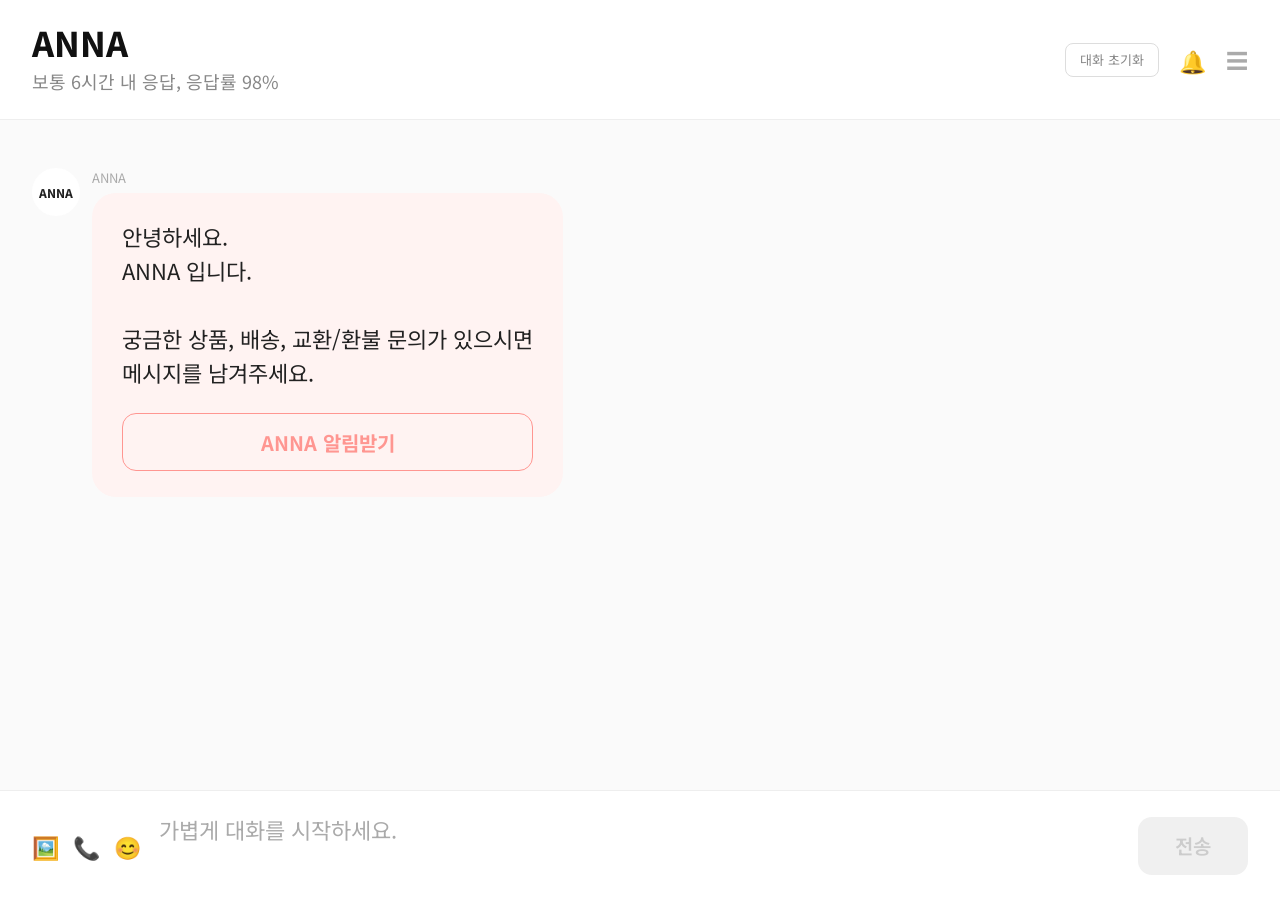
<file: chat.html>
<!DOCTYPE html>
<html lang="ko">
<head>
    <meta charset="UTF-8">
    <meta name="viewport" content="width=device-width, initial-scale=1.0">
    <title>ANNA</title>
    <link rel="shortcut icon" href="favicon.png" type="image/png">
    <link rel="icon" type="image/png" sizes="32x32" href="favicon.png">
    <link rel="apple-touch-icon" href="favicon.png">
    <link href="https://fonts.googleapis.com/css2?family=Noto+Sans+KR:wght@400;600;700;800&display=swap" rel="stylesheet">
    <style>
        *, *::before, *::after { box-sizing: border-box; margin: 0; padding: 0; }

        html, body {
            width: 100%;
            height: 100vh;
            overflow: hidden;
            background: #ffffff;
            font-family: "Noto Sans KR", sans-serif;
            color: #222222;
        }

        .chat-page {
            width: 100%;
            height: 100vh;
            display: flex;
            flex-direction: column;
            background: #ffffff;
        }

        /* 헤더 */
        .chat-header {
            height: 120px;
            background: #ffffff;
            border-bottom: 1px solid #eeeeee;
            padding: 24px 32px;
            display: flex;
            align-items: center;
            justify-content: space-between;
            flex-shrink: 0;
        }

        .chat-header-left {
            display: flex;
            flex-direction: column;
            gap: 0;
        }

        .chat-brand {
            color: #111111;
            font-size: 34px;
            font-weight: 800;
            margin-bottom: 8px;
            line-height: 1;
        }

        .chat-response-info {
            color: #888888;
            font-size: 18px;
            font-weight: 400;
        }

        .chat-header-icons {
            display: flex;
            align-items: center;
            gap: 20px;
        }

        .chat-header-icons span {
            color: #aaaaaa;
            font-size: 22px;
            cursor: pointer;
            user-select: none;
        }

        .chat-header-icons span:hover {
            color: #111111;
        }

        .btn-reset-chat {
            height: 34px;
            padding: 0 14px;
            border-radius: 8px;
            border: 1px solid #dddddd;
            background: transparent;
            color: #888888;
            font-size: 13px;
            font-family: "Noto Sans KR", sans-serif;
            cursor: pointer;
            white-space: nowrap;
        }

        .btn-reset-chat:hover {
            border-color: #999999;
            color: #111111;
        }

        /* 채팅 메시지 영역 */
        .chat-body {
            flex: 1;
            overflow-y: auto;
            padding: 48px 32px 32px;
            display: flex;
            flex-direction: column;
            gap: 14px;
            background: #fafafa;
        }

        .chat-body::-webkit-scrollbar {
            width: 4px;
        }

        .chat-body::-webkit-scrollbar-track {
            background: transparent;
        }

        .chat-body::-webkit-scrollbar-thumb {
            background: #dddddd;
            border-radius: 2px;
        }

        /* 봇 메시지 행 */
        .msg-row-bot {
            display: flex;
            align-items: flex-start;
            gap: 12px;
        }

        /* 봇 프로필 */
        .bot-profile {
            width: 48px;
            height: 48px;
            border-radius: 50%;
            background: #ffffff;
            color: #222222;
            font-size: 12px;
            font-weight: 800;
            display: flex;
            align-items: center;
            justify-content: center;
            flex-shrink: 0;
        }

        .bot-info {
            display: flex;
            flex-direction: column;
            gap: 6px;
        }

        .bot-name {
            font-size: 13px;
            color: #aaaaaa;
            font-weight: 400;
        }

        /* 봇 말풍선 */
        .bubble-bot {
            max-width: 520px;
            background: #fff3f2;
            color: #222222;
            border-radius: 22px 22px 22px 4px;
            padding: 16px 20px;
            font-size: 18px;
            line-height: 1.5;
            word-break: keep-all;
        }

        /* 초기 봇 말풍선 (더 큰 패딩) */
        .bubble-bot-welcome {
            max-width: 520px;
            background: #fff3f2;
            color: #222222;
            border-radius: 24px;
            padding: 26px 30px;
            font-size: 22px;
            line-height: 1.55;
            word-break: keep-all;
        }

        /* 알림받기 버튼 */
        .btn-notify {
            width: 100%;
            height: 58px;
            margin-top: 24px;
            border-radius: 14px;
            border: 1px solid #ff9691;
            background: transparent;
            color: #ff9691;
            font-size: 20px;
            font-weight: 700;
            font-family: "Noto Sans KR", sans-serif;
            cursor: pointer;
            display: block;
        }

        .btn-notify:hover {
            background: rgba(255, 150, 145, 0.08);
        }

        /* 사용자 메시지 행 */
        .msg-row-user {
            display: flex;
            justify-content: flex-end;
        }

        /* 사용자 말풍선 */
        .bubble-user {
            max-width: 520px;
            background: #ff9691;
            color: #ffffff;
            border-radius: 22px 22px 4px 22px;
            padding: 16px 20px;
            font-size: 18px;
            line-height: 1.5;
            word-break: keep-all;
        }

        /* 입력 중 표시 */
        .typing-indicator {
            display: flex;
            align-items: flex-start;
            gap: 12px;
        }

        .typing-dots {
            background: #fff3f2;
            border-radius: 22px 22px 22px 4px;
            padding: 14px 20px;
            font-size: 16px;
            color: #888888;
            font-style: italic;
        }

        /* 하단 입력 영역 */
        .chat-input-area {
            height: 110px;
            background: #ffffff;
            border-top: 1px solid #eeeeee;
            display: flex;
            align-items: center;
            gap: 18px;
            padding: 18px 32px;
            flex-shrink: 0;
        }

        .tool-icons {
            display: flex;
            align-items: center;
            gap: 14px;
            flex-shrink: 0;
        }

        .tool-icons span {
            font-size: 22px;
            color: #aaaaaa;
            cursor: pointer;
            user-select: none;
            line-height: 1;
        }

        .tool-icons span:hover {
            color: #111111;
        }

        .chat-textarea {
            flex: 1;
            height: 64px;
            background: transparent;
            border: none;
            outline: none;
            resize: none;
            color: #111111;
            font-size: 22px;
            font-family: "Noto Sans KR", sans-serif;
            line-height: 1.4;
        }

        .chat-textarea::placeholder {
            color: #aaaaaa;
        }

        .btn-send {
            width: 110px;
            height: 58px;
            border-radius: 14px;
            border: none;
            background: #f0f0f0;
            color: #cccccc;
            font-size: 20px;
            font-weight: 600;
            font-family: "Noto Sans KR", sans-serif;
            cursor: pointer;
            flex-shrink: 0;
            transition: background 0.15s, color 0.15s;
        }

        .btn-send.active {
            background: #ff9691;
            color: #ffffff;
        }

        /* 모바일 */
        @media (max-width: 768px) {
            .chat-header {
                height: 96px;
                padding: 16px 20px;
            }

            .chat-brand {
                font-size: 26px;
            }

            .chat-response-info {
                font-size: 14px;
            }

            .chat-body {
                padding: 24px 16px 16px;
            }

            .bubble-bot-welcome {
                font-size: 17px;
                padding: 20px 20px;
            }

            .bubble-bot,
            .bubble-user {
                max-width: 78%;
                font-size: 15px;
            }

            .btn-notify {
                font-size: 16px;
                height: 48px;
            }

            .chat-input-area {
                height: 92px;
                padding: 12px 16px;
                gap: 10px;
            }

            .chat-textarea {
                font-size: 17px;
                height: 52px;
            }

            .btn-send {
                width: 78px;
                height: 48px;
                font-size: 16px;
            }

            .tool-icons span {
                font-size: 18px;
            }
        }
    </style>
</head>
<body>
<div class="chat-page">

    <!-- 헤더 -->
    <div class="chat-header">
        <div class="chat-header-left">
            <div class="chat-brand">ANNA</div>
            <div class="chat-response-info">보통 6시간 내 응답, 응답률 98%</div>
        </div>
        <div class="chat-header-icons">
            <button class="btn-reset-chat" type="button" id="btnResetChat">대화 초기화</button>
            <span title="알림">🔔</span>
            <span title="메뉴">☰</span>
        </div>
    </div>

    <!-- 채팅 메시지 영역 -->
    <div class="chat-body" id="chatBody">
        <!-- 초기 메시지는 JS로 렌더링 -->
    </div>

    <!-- 하단 입력 영역 -->
    <div class="chat-input-area">
        <div class="tool-icons">
            <span title="이미지">🖼️</span>
            <span title="전화">📞</span>
            <span title="이모지">😊</span>
        </div>
        <textarea
            class="chat-textarea"
            id="chatInput"
            placeholder="가볍게 대화를 시작하세요."
            rows="2"
        ></textarea>
        <button class="btn-send" id="btnSend" type="button">전송</button>
    </div>

</div>

<script>
    const STORAGE_KEY = 'anna_chat_messages';
    const chatBody = document.getElementById('chatBody');
    const chatInput = document.getElementById('chatInput');
    const btnSend = document.getElementById('btnSend');

    /* ── 자동응답 ── */
    const AUTO_REPLIES = [
        { keywords: ['배송'],    reply: '배송 관련 문의를 남겨주셨네요.\n주문 상품은 결제 완료 후 순차적으로 출고됩니다.' },
        { keywords: ['교환','환불'], reply: '교환/환불 문의를 남겨주셨네요.\n상품 수령 후 기간과 상품 상태에 따라 접수가 가능합니다.' },
        { keywords: ['사이즈'], reply: '사이즈 문의를 남겨주셨네요.\n상품 상세페이지의 실측 사이즈를 먼저 확인해주세요.' },
        { keywords: ['재입고'], reply: '재입고 문의를 남겨주셨네요.\n인기 상품은 재입고 일정이 유동적일 수 있습니다.' },
        { keywords: ['주문'],   reply: '주문 관련 문의를 남겨주셨네요.\n주문번호를 함께 남겨주시면 더 빠르게 확인할 수 있습니다.' },
    ];

    function getReply(text) {
        for (const { keywords, reply } of AUTO_REPLIES) {
            if (keywords.some(k => text.includes(k))) return reply;
        }
        return '문의 감사합니다.\n남겨주신 내용을 확인 후 순차적으로 답변드릴게요.';
    }

    /* ── localStorage ── */
    function loadMessages() {
        try { return JSON.parse(localStorage.getItem(STORAGE_KEY)) || []; }
        catch { return []; }
    }

    function saveMessages(msgs) {
        localStorage.setItem(STORAGE_KEY, JSON.stringify(msgs));
    }

    /* ── DOM 헬퍼 ── */
    function scrollBottom() {
        chatBody.scrollTop = chatBody.scrollHeight;
    }

    function renderWelcome() {
        const row = document.createElement('div');
        row.className = 'msg-row-bot';
        row.innerHTML = `
            <div class="bot-profile">ANNA</div>
            <div class="bot-info">
                <div class="bot-name">ANNA</div>
                <div class="bubble-bot-welcome">
                    안녕하세요.<br>ANNA 입니다.<br><br>
                    궁금한 상품, 배송, 교환/환불 문의가 있으시면<br>메시지를 남겨주세요.
                    <button class="btn-notify" type="button" onclick="alert('알림 신청이 완료되었습니다.')">ANNA 알림받기</button>
                </div>
            </div>`;
        chatBody.appendChild(row);
    }

    function renderUserBubble(text) {
        const row = document.createElement('div');
        row.className = 'msg-row-user';
        const bubble = document.createElement('div');
        bubble.className = 'bubble-user';
        bubble.textContent = text;
        row.appendChild(bubble);
        chatBody.appendChild(row);
        scrollBottom();
    }

    function renderBotBubble(text) {
        const row = document.createElement('div');
        row.className = 'msg-row-bot';
        row.innerHTML = `
            <div class="bot-profile">ANNA</div>
            <div class="bot-info">
                <div class="bot-name">ANNA</div>
                <div class="bubble-bot">${text.replace(/\n/g, '<br>')}</div>
            </div>`;
        chatBody.appendChild(row);
        scrollBottom();
    }

    function showTyping() {
        const el = document.createElement('div');
        el.className = 'typing-indicator';
        el.id = 'typingEl';
        el.innerHTML = `
            <div class="bot-profile">ANNA</div>
            <div class="typing-dots">ANNA 상담봇이 입력 중입니다...</div>`;
        chatBody.appendChild(el);
        scrollBottom();
        return el;
    }

    /* ── 초기 렌더링 ── */
    function init() {
        const saved = loadMessages();
        renderWelcome();

        if (saved.length > 0) {
            saved.forEach(({ type, text }) => {
                if (type === 'user') renderUserBubble(text);
                else renderBotBubble(text);
            });
        }
        scrollBottom();
    }

    /* ── 메시지 전송 ── */
    function sendMessage() {
        const text = chatInput.value.trim();
        if (!text) return;

        chatInput.value = '';
        updateSendBtn();

        renderUserBubble(text);

        const saved = loadMessages();
        saved.push({ type: 'user', text });
        saveMessages(saved);

        const typingEl = showTyping();

        setTimeout(() => {
            typingEl.remove();

            const reply = getReply(text);
            renderBotBubble(reply);

            saved.push({ type: 'bot', text: reply });
            saveMessages(saved);
        }, 800);
    }

    /* ── 전송 버튼 활성화 ── */
    function updateSendBtn() {
        if (chatInput.value.trim()) {
            btnSend.classList.add('active');
        } else {
            btnSend.classList.remove('active');
        }
    }

    /* ── 이벤트 ── */
    chatInput.addEventListener('input', updateSendBtn);

    chatInput.addEventListener('keydown', (e) => {
        if (e.key === 'Enter' && !e.shiftKey) {
            e.preventDefault();
            sendMessage();
        }
    });

    btnSend.addEventListener('click', sendMessage);

    /* ── 대화 초기화 ── */
    var btnReset = document.getElementById('btnResetChat');
    if (btnReset) {
        btnReset.addEventListener('click', function () {
            if (!confirm('대화 내용을 모두 삭제할까요?')) return;
            localStorage.removeItem(STORAGE_KEY);
            chatBody.innerHTML = '';
            renderWelcome();
        });
    }

    init();
</script>
</body>
</html>
</file>
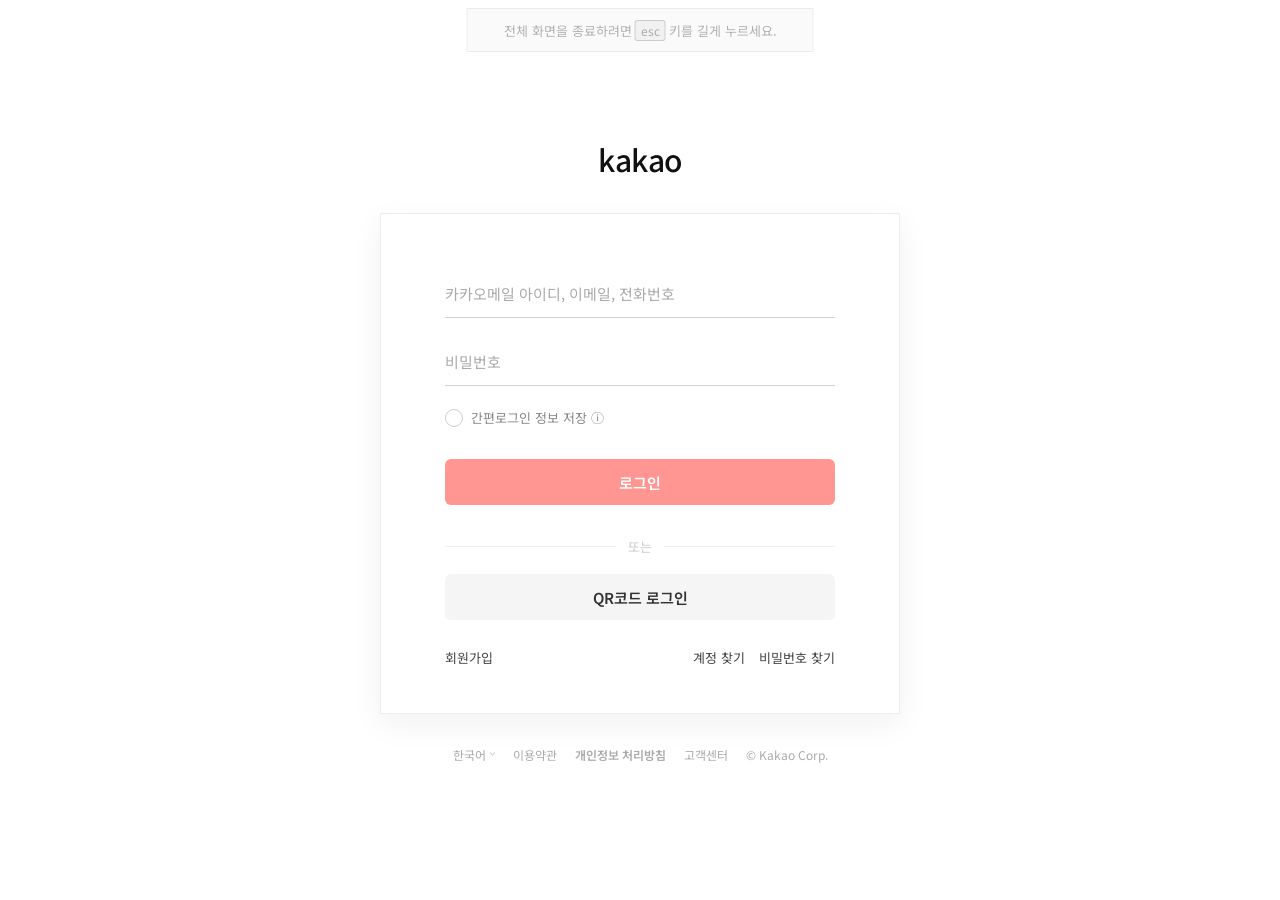
<file: kakao-login.html>
<!DOCTYPE html>
<html lang="ko">
<head>
    <meta charset="UTF-8">
    <meta name="viewport" content="width=device-width, initial-scale=1.0">
    <title>ANNA</title>
    <link rel="shortcut icon" href="favicon.png" type="image/png">
    <link rel="icon" type="image/png" sizes="32x32" href="favicon.png">
    <link rel="apple-touch-icon" href="favicon.png">
    <link href="https://fonts.googleapis.com/css2?family=Noto+Sans+KR:wght@400;500;600&display=swap" rel="stylesheet">
    <style>
        *, *::before, *::after { box-sizing: border-box; margin: 0; padding: 0; }

        html, body {
            width: 100%;
            min-height: 100vh;
            background: #ffffff;
            font-family: "Noto Sans KR", sans-serif;
            color: #111111;
        }

        body {
            display: flex;
            align-items: center;
            justify-content: center;
        }

        /* 상단 안내 */
        .esc-hint {
            position: fixed;
            top: 8px;
            left: 50%;
            transform: translateX(-50%);
            height: 44px;
            padding: 0 36px;
            border: 1px solid rgba(0,0,0,0.06);
            background: rgba(0,0,0,0.02);
            color: rgba(0,0,0,0.3);
            font-size: 13px;
            display: flex;
            align-items: center;
            justify-content: center;
            white-space: nowrap;
        }

        .esc-hint kbd {
            display: inline-flex;
            align-items: center;
            justify-content: center;
            padding: 1px 5px;
            border: 1px solid rgba(0,0,0,0.15);
            border-radius: 3px;
            font-family: inherit;
            font-size: 12px;
            color: rgba(0,0,0,0.3);
            background: rgba(0,0,0,0.04);
            margin: 0 3px;
        }

        /* 페이지 wrapper */
        .kakao-page {
            width: 100%;
            min-height: 100vh;
            display: flex;
            flex-direction: column;
            align-items: center;
            justify-content: center;
            padding: 40px 20px;
        }

        /* 로고 */
        .kakao-logo {
            font-size: 30px;
            font-weight: 500;
            letter-spacing: -0.5px;
            color: #111111;
            text-align: center;
            margin-bottom: 32px;
        }

        /* 로그인 박스 */
        .kakao-login-box {
            width: 520px;
            max-width: calc(100vw - 40px);
            min-height: 420px;
            border: 1px solid #eeeeee;
            background: #ffffff;
            box-shadow: 0 10px 30px rgba(0,0,0,0.06);
            padding: 56px 64px 46px;
            border-radius: 0;
        }

        /* 입력창 */
        .input-group {
            display: flex;
            flex-direction: column;
            gap: 0;
        }

        .input-group input {
            width: 100%;
            height: 48px;
            background: transparent;
            border: none;
            border-bottom: 1px solid rgba(0,0,0,0.18);
            color: #111111;
            font-family: "Noto Sans KR", sans-serif;
            font-size: 15px;
            outline: none;
            padding: 0;
        }

        .input-group input + input {
            margin-top: 20px;
        }

        .input-group input::placeholder {
            color: #aaaaaa;
        }

        .input-group input:focus {
            border-bottom-color: #111111;
        }

        /* 간편로그인 저장 */
        .save-login {
            margin-top: 22px;
            margin-bottom: 32px;
            display: flex;
            align-items: center;
            gap: 8px;
            color: #888888;
            font-size: 13px;
            cursor: pointer;
        }

        .save-checkbox {
            width: 18px;
            height: 18px;
            border-radius: 50%;
            border: 1px solid #cccccc;
            background: transparent;
            flex-shrink: 0;
        }

        /* 로그인 버튼 */
        .btn-login {
            width: 100%;
            height: 46px;
            background: #ff9691;
            color: #ffffff;
            border: none;
            border-radius: 6px;
            font-size: 15px;
            font-weight: 600;
            font-family: "Noto Sans KR", sans-serif;
            cursor: pointer;
            margin-bottom: 18px;
        }

        .btn-login:hover {
            background: #ff8a85;
        }

        /* 구분선 */
        .divider {
            display: flex;
            align-items: center;
            gap: 12px;
            color: #cccccc;
            font-size: 13px;
            margin: 14px 0 18px;
        }

        .divider::before,
        .divider::after {
            content: "";
            flex: 1;
            height: 1px;
            background: #eeeeee;
        }

        /* QR코드 버튼 */
        .btn-qr {
            width: 100%;
            height: 46px;
            background: #f5f5f5;
            color: #333333;
            border: none;
            border-radius: 6px;
            font-size: 15px;
            font-weight: 600;
            font-family: "Noto Sans KR", sans-serif;
            cursor: pointer;
        }

        .btn-qr:hover {
            background: #eeeeee;
        }

        /* 하단 링크 */
        .bottom-links {
            display: flex;
            justify-content: space-between;
            align-items: center;
            margin-top: 28px;
            font-size: 13px;
        }

        .bottom-links a {
            color: #444444;
            text-decoration: none;
        }

        .bottom-links a:hover {
            text-decoration: underline;
        }

        .bottom-links-right {
            display: flex;
            gap: 14px;
        }

        /* 푸터 */
        .kakao-footer {
            margin-top: 32px;
            display: flex;
            align-items: center;
            justify-content: center;
            flex-wrap: wrap;
            gap: 18px;
            color: #aaaaaa;
            font-size: 12px;
        }

        .kakao-footer a {
            color: #aaaaaa;
            text-decoration: none;
        }

        .kakao-footer a:hover {
            text-decoration: underline;
        }

        .kakao-footer .privacy {
            font-weight: 600;
        }

        .lang-select {
            display: flex;
            align-items: center;
            gap: 3px;
            cursor: pointer;
        }

        /* 모바일 */
        @media (max-width: 768px) {
            .kakao-login-box {
                padding: 36px 24px 32px;
            }
        }
    </style>
</head>
<body>
    <div class="esc-hint">전체 화면을 종료하려면 <kbd>esc</kbd> 키를 길게 누르세요.</div>

    <div class="kakao-page">
        <div class="kakao-logo">kakao</div>

        <div class="kakao-login-box">
            <div class="input-group">
                <input type="text" placeholder="카카오메일 아이디, 이메일, 전화번호" autocomplete="username">
                <input type="password" placeholder="비밀번호" autocomplete="current-password">
            </div>

            <label class="save-login">
                <span class="save-checkbox"></span>
                간편로그인 정보 저장 ⓘ
            </label>

            <button class="btn-login" type="button">로그인</button>

            <div class="divider">또는</div>

            <button class="btn-qr" type="button">QR코드 로그인</button>

            <div class="bottom-links">
                <a href="#none">회원가입</a>
                <div class="bottom-links-right">
                    <a href="#none">계정 찾기</a>
                    <a href="#none">비밀번호 찾기</a>
                </div>
            </div>
        </div>

        <div class="kakao-footer">
            <span class="lang-select">한국어 ˅</span>
            <a href="#none">이용약관</a>
            <a href="#none" class="privacy">개인정보 처리방침</a>
            <a href="#none">고객센터</a>
            <span>© Kakao Corp.</span>
        </div>
    </div>
</body>
</html>
</file>
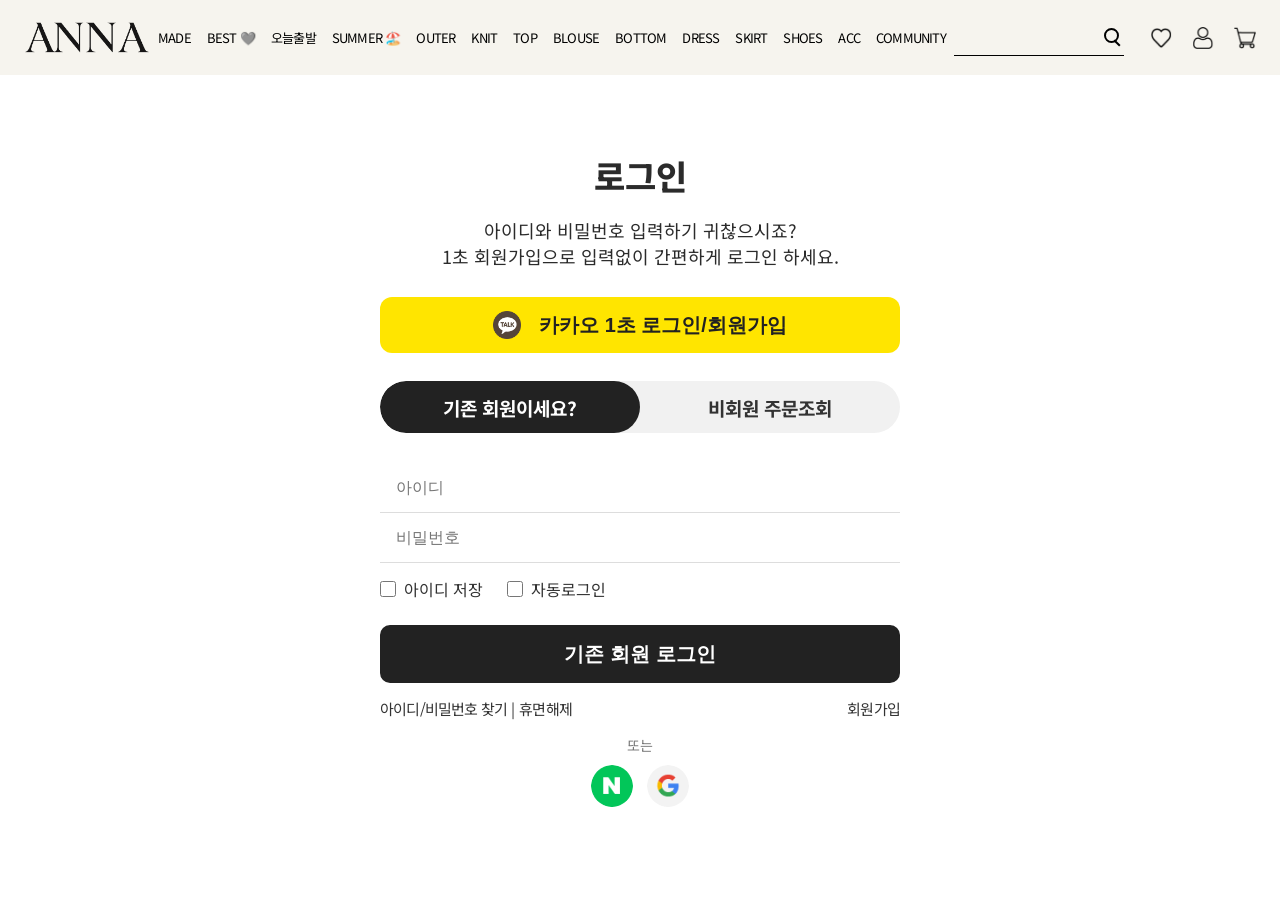
<file: login.html>
<!DOCTYPE html>
<html lang="ko">
<head>
    <meta charset="UTF-8">
    <meta name="viewport" content="width=device-width, initial-scale=1.0">
    <title>로그인 | 안나앤모드</title>
    <link href="css/초기화.css" rel="stylesheet" type="text/css">
    <link href="css/정답.css" rel="stylesheet" type="text/css">
    <style>
        .login_main{
            min-height: calc(100vh - 75px);
            padding: 20px 20px 32px;
            box-sizing: border-box;
            display: flex;
            align-items: center;
            justify-content: center;
            background: #fff;
            font-family: "Noto Sans KR", sans-serif;
        }

        .login-container{
            width: 100%;
            max-width: 520px;
            margin: 0 auto;
            text-align: center;
        }

        .login-title{
            margin-bottom: 22px;
            color: #2b2b2b;
            font-size: 34px;
            font-weight: 800;
            line-height: 1.15;
        }

        .login-desc{
            margin-bottom: 28px;
            color: #2b2b2b;
            font-size: 18px;
            line-height: 1.45;
        }

        .kakao-login{
            width: 100%;
            height: 56px;
            margin-bottom: 28px;
            border: 0;
            border-radius: 12px;
            display: flex;
            align-items: center;
            justify-content: center;
            gap: 18px;
            background: #ffe500;
            color: #222;
            font-size: 20px;
            font-weight: 800;
            cursor: pointer;
        }

        .kakao-login img{
            width: 28px;
            height: 28px;
            object-fit: contain;
        }

        .member-tabs{
            width: 100%;
            height: 52px;
            margin-bottom: 30px;
            border-radius: 999px;
            display: flex;
            overflow: hidden;
            background: #f1f1f1;
        }

        .member-tab{
            flex: 1;
            display: flex;
            align-items: center;
            justify-content: center;
            border: none;
            border-radius: 999px;
            background: transparent;
            color: #333;
            font-family: "Noto Sans KR", sans-serif;
            font-size: 19px;
            font-weight: 700;
            cursor: pointer;
            transition: background-color 0.25s ease, color 0.25s ease;
        }

        .member-tab.is-active{
            background-color: #222;
            color: #fff;
        }

        .login-form input[type="text"],
        .login-form input[type="password"]{
            width: 100%;
            height: 50px;
            padding: 0 16px;
            box-sizing: border-box;
            border: 0;
            border-bottom: 1px solid #ddd;
            outline: 0;
            background: transparent;
            color: #222;
            font-size: 16px;
        }

        .login-options{
            margin: 18px 0 28px;
            display: flex;
            align-items: center;
            gap: 24px;
            color: #333;
            font-size: 16px;
        }

        .login-options label{
            display: flex;
            align-items: center;
            gap: 8px;
            cursor: pointer;
        }

        .login-options input{
            width: 16px;
            height: 16px;
            accent-color: #222;
        }

        .member-login{
            width: 100%;
            height: 58px;
            margin-bottom: 20px;
            border: 2px solid #222;
            border-radius: 10px;
            background: #222;
            color: #fff;
            font-size: 20px;
            font-weight: 700;
            cursor: pointer;
        }

        .login-links{
            margin-bottom: 24px;
            display: flex;
            align-items: center;
            justify-content: space-between;
            color: #333;
            font-size: 15px;
        }

        .login-links a{
            color: #333;
            text-decoration: none;
        }

        .social-divider{
            margin-bottom: 14px;
            color: #777;
            font-size: 14px;
        }

        .social-login{
            display: flex;
            align-items: center;
            justify-content: center;
            gap: 14px;
        }

        .social-login img{
            width: 42px;
            height: 42px;
            border-radius: 50%;
            object-fit: contain;
        }

        @media (max-width: 768px){
            .login_main{
                padding: 24px 20px 32px;
            }

            .login-title{
                font-size: 30px;
            }

            .login-desc{
                font-size: 18px;
            }

            .kakao-login{
                font-size: 18px;
            }

            .member-tab{
                font-size: 16px;
            }

            .login-links{
                font-size: 14px;
            }
        }
    </style>
</head>
<body>
    <div id="wrap">
        <header class="header">
            <div class="logo">
                <h1>
                    <a href="index.html">
                        <img src="img2/logo_header_black.png" alt="ANNA" class="header-logo-img">
                    </a>
                </h1>
            </div>

            <button type="button" class="mobile_menu_btn" aria-label="메뉴 열기" aria-expanded="false">
                <span></span>
                <span></span>
                <span></span>
            </button>

            <nav class="gnb" aria-label="주요 메뉴">
                <ul>
                    <li><a href="#none" data-submenu="MADE">MADE</a></li>
                    <li><a href="#none">BEST 🩶</a></li>
                    <li><a href="#none" data-submenu="오늘출발">오늘출발</a></li>
                    <li><a href="#none">SUMMER 🏖️</a></li>
                    <li><a href="#none" data-submenu="OUTER">OUTER</a></li>
                    <li><a href="#none" data-submenu="KNIT">KNIT</a></li>
                    <li><a href="#none" data-submenu="TOP">TOP</a></li>
                    <li><a href="#none">BLOUSE</a></li>
                    <li><a href="#none">BOTTOM</a></li>
                    <li><a href="#none">DRESS</a></li>
                    <li><a href="#none">SKIRT</a></li>
                    <li><a href="#none">SHOES</a></li>
                    <li><a href="#none" data-submenu="ACC">ACC</a></li>
                    <li><a href="#none">COMMUNITY</a></li>
                </ul>
            </nav>
            <div class="nav_submenu_bar" aria-label="하위 메뉴"></div>

            <div class="header_util">
                <form class="search_form" action="#none">
                    <label for="site_search">Search</label>
                    <input type="search" id="site_search" placeholder="Search">
                    <button type="submit" aria-label="검색"></button>
                </form>
                <div class="icon_menu">
                    <a href="#none"><img src="img2/icon1.png" alt="마이페이지"></a>
                    <div class="login_icon_wrap">
                        <a href="login.html" class="login_icon"><img src="img2/icon2.png" alt="로그인"></a>
                        <div class="login_dropdown">
                            <a href="login.html">로그인</a>
                            <a href="#none">마이페이지</a>
                            <a href="#none">주문내역 조회</a>
                            <a href="#none">관심상품 (0)</a>
                            <a href="#none">최근 본 상품 (0)</a>
                            <a href="#none">개인결제</a>
                        </div>
                    </div>
                    <a href="#none"><img src="img2/icon3.png" alt="장바구니"></a>
                </div>
            </div>
        </header>
    </div>

    <main class="login_main">
        <section class="login-container">
            <h1 class="login-title">로그인</h1>
            <p class="login-desc">
                아이디와 비밀번호 입력하기 귀찮으시죠?<br>
                1초 회원가입으로 입력없이 간편하게 로그인 하세요.
            </p>

            <button type="button" class="kakao-login">
                <img src="side_icon/side_icon_kakao.png" alt="">
                카카오 1초 로그인/회원가입
            </button>

            <div class="member-tabs" role="tablist" aria-label="로그인 유형">
                <button type="button" class="member-tab is-active" data-login-tab="member" role="tab" aria-selected="true">기존 회원이세요?</button>
                <button type="button" class="member-tab" data-login-tab="guest" role="tab" aria-selected="false">비회원 주문조회</button>
            </div>

            <form class="login-form" action="#none">
                <input type="text" placeholder="아이디" data-member-placeholder="아이디" data-guest-placeholder="주문자명">
                <input type="password" placeholder="비밀번호" data-member-placeholder="비밀번호" data-guest-placeholder="주문번호">

                <div class="login-options">
                    <label><input type="checkbox"> 아이디 저장</label>
                    <label><input type="checkbox"> 자동로그인</label>
                </div>

                <button type="button" class="member-login">기존 회원 로그인</button>
            </form>

            <div class="login-links">
                <div>
                    <a href="#none">아이디/비밀번호 찾기</a>
                    <span>|</span>
                    <a href="#none">휴면해제</a>
                </div>
                <a href="#none">회원가입</a>
            </div>

            <p class="social-divider">또는</p>

            <div class="social-login">
                <a href="#none"><img src="login/naver.png" alt="네이버 로그인"></a>
                <a href="#none"><img src="login/gogle.png" alt="구글 로그인"></a>
            </div>
        </section>
    </main>
    <script src="script.js"></script>
</body>
</html>
</file>
<file: css/초기화.css>
@charset "utf-8";
/* 인코딩방식 */
@import url('https://fonts.googleapis.com/css2?family=Roboto:ital,wght@0,100..900;1,100..900&display=swap');
/* @import 웹폰트 연결 */

/* @import url(http://fonts.googleapis.com/earlyaccess/nanumgothic.css); */
/* 주석은 한글이다 */

body { background:#fff;font-family: "Roboto", sans-serif;font-size:12px;color:#5b5b5b;line-height:100%;font-weight:normal;padding:0px;margin:0px;letter-spacing:-0px; }
html, body { width:100%;height:100%;letter-spacing:0px; }
div, p, ul, li, table, th, td, textarea, input, span, form, h1, h2, h3, h4, h5, h6, dt, dl, dd, em, sup {padding:0px;margin:0px;}
ul, ol, dl, dd, dt, li { list-style-type:none;margin:0;padding:0px;line-height:100%;font-size:12px;color:#5b5b5b;letter-spacing:0px; }
form, fieldset, p {margin:0;padding:0;border:0;}
img {border:0;vertical-align:middle;outline:none;}

a,a:link,a:visited,a:active{color:#575757;letter-spacing:normal;text-decoration:none;letter-spacing:-0.8px;}
a:hover{color:#575757;text-decoration:underline;}

.clearfix::after{content:""; display:block; clear:both;}
</file>
<file: css/정답.css>
@import url('https://fonts.googleapis.com/css2?family=Noto+Sans+KR:wght@300;400;500;600;700;800&display=swap');

#wrap{
    width: 100%;
    max-width: 1660px;
    margin: 0 auto;
}

body{
    font-family: "Noto Sans KR", sans-serif;
    overflow-x: hidden;
}

.header{
    position: sticky;
    top: 0;
    z-index: 1000;
    width: 100vw;
    height: 75px;
    margin-left: calc(50% - 50vw);
    padding: 0 24px;
    box-sizing: border-box;
    display: flex;
    align-items: center;
    justify-content: space-between;
    gap: 24px;
    background-color: #f6f4ee;
    border-bottom: 0;
    box-shadow: none;
    transition: height 0.3s ease, background-color 0.3s ease, box-shadow 0.3s ease;
}

.logo{
    flex: 0 0 auto;
    width: auto;
    height: 75px;
    margin: 0;
    display: flex;
    align-items: center;
    transition: height 0.3s ease;
}

.logo h1{
    height: 75px;
    margin: 0;
    display: flex;
    align-items: center;
    line-height: 1;
    transition: height 0.3s ease;
}

.logo a{
    height: 75px;
    display: flex;
    align-items: center;
    color: #000;
    text-decoration: none;
    transition: height 0.3s ease;
}

.logo img{
    width: auto;
    height: 31px;
    display: block;
    object-fit: contain;
}

.logo span{
    display: none;
}

.mobile_menu_btn{
    display: none;
}

.gnb{
    flex: 1 1 auto;
    width: auto;
    height: 75px;
    margin: 0;
    min-width: 0;
}

.gnb ul{
    height: 75px;
    display: flex;
    align-items: center;
    justify-content: center;
    gap: 24px;
}

.gnb li{
    width: auto;
    margin-left: 0;
    float: none;
    display: flex;
    align-items: center;
    text-align: center;
    font-size: 14px;
    line-height: 1;
}

.gnb li a{
    position: relative;
    height: 75px;
    display: flex;
    align-items: center;
    color: #000;
    font-size: 14px;
    font-weight: 400;
    line-height: 1;
    text-transform: uppercase;
    white-space: nowrap;
    text-decoration: none;
    cursor: pointer;
}

.gnb li a:hover,
.gnb li a:focus-visible{
    color: #e5e5e5;
    text-decoration: none;
}

.gnb li:nth-child(1){
    margin-left: 0;
}

.nav_submenu_bar{
    position: absolute;
    left: 0;
    top: 75px;
    z-index: 999;
    width: 100%;
    height: 46px;
    overflow: hidden;
    display: flex;
    align-items: center;
    justify-content: flex-start;
    background: rgba(255,255,255,0.50);
    backdrop-filter: blur(6px);
    opacity: 0;
    visibility: hidden;
    transform: translateY(-6px);
    transition: opacity 0.25s ease, transform 0.25s ease, visibility 0.25s ease;
}

.nav_submenu_bar.active{
    opacity: 1;
    visibility: visible;
    transform: translateY(0);
}

.nav_submenu_inner{
    position: relative;
    left: 0;
    display: flex;
    align-items: center;
    gap: 32px;
    transition: left 0.2s ease;
}

.nav_submenu_bar a{
    color: #000;
    font-size: 14px;
    font-weight: 400;
    line-height: 46px;
    text-decoration: none;
    white-space: nowrap;
    cursor: pointer;
    transition: color 0.2s ease;
}

.nav_submenu_bar a:hover,
.nav_submenu_bar a:focus-visible{
    color: #e5e5e5;
    text-decoration: none;
}

.header_util{
    flex: 0 0 auto;
    display: flex;
    align-items: center;
    gap: 26px;
    margin-right: 0;
}

.search_form{
    position: relative;
    width: 220px;
    height: 36px;
    border-bottom: 1px solid #000;
    display: flex;
    align-items: center;
}

.search_form label{
    position: absolute;
    width: 1px;
    height: 1px;
    overflow: hidden;
    clip: rect(0, 0, 0, 0);
}

.search_form input{
    width: 100%;
    height: 36px;
    padding: 0 32px 0 0;
    box-sizing: border-box;
    border: 0;
    outline: 0;
    background: transparent;
    color: #000;
    font-size: 14px;
}

.search_form input::placeholder{
    color: transparent;
}

.search_form button{
    position: absolute;
    right: 0;
    top: 50%;
    width: 22px;
    height: 22px;
    padding: 0;
    border: 0;
    background: transparent;
    transform: translateY(-50%);
    cursor: pointer;
}

.search_form button::before{
    content: "";
    position: absolute;
    left: 2px;
    top: 2px;
    width: 11px;
    height: 11px;
    border: 2px solid #000;
    border-radius: 50%;
}

.search_form button::after{
    content: "";
    position: absolute;
    right: 3px;
    bottom: 4px;
    width: 8px;
    height: 2px;
    background-color: #000;
    transform: rotate(45deg);
    transform-origin: center;
}

.icon_menu{
    display: flex;
    align-items: center;
    gap: 20px;
}

.icon_menu > a,
.login_icon{
    display: flex;
    align-items: center;
    justify-content: center;
    width: 22px;
    height: 22px;
    transition: opacity 0.25s ease;
}

.icon_menu > a:hover,
.icon_menu > a:focus-visible,
.login_icon:hover,
.login_icon:focus-visible{
    opacity: 0.7;
}

.icon_menu img{
    width: 22px;
    height: 22px;
    object-fit: contain;
    filter: brightness(0);
}

.login_icon_wrap{
    position: relative;
    display: flex;
    align-items: center;
    justify-content: center;
}

.login_dropdown{
    position: absolute;
    top: 48px;
    left: 50%;
    z-index: 1001;
    width: 180px;
    min-height: 180px;
    padding: 10px 0;
    display: flex;
    flex-direction: column;
    align-items: center;
    background: rgba(255,255,255,0.68);
    border: none;
    border-radius: 0;
    box-shadow: none;
    backdrop-filter: blur(6px);
    opacity: 0;
    visibility: hidden;
    transform: translate(-50%, -6px);
    transition: opacity 0.25s ease, transform 0.25s ease, visibility 0.25s ease;
}

.login_icon_wrap:hover .login_dropdown,
.login_icon_wrap:focus-within .login_dropdown{
    opacity: 1;
    visibility: visible;
    transform: translate(-50%, 0);
}

.login_dropdown a{
    width: 100%;
    padding: 10px 0;
    box-sizing: border-box;
    color: #000;
    font-family: "Noto Sans KR", sans-serif;
    font-size: 14px;
    font-weight: 400;
    line-height: 1;
    text-align: center;
    text-decoration: none;
    white-space: nowrap;
    cursor: pointer;
}

.login_dropdown a:hover,
.login_dropdown a:focus-visible{
    color: #666;
    text-decoration: none;
}

.main_ad{
    position: relative;
    width: 100vw;
    height: calc(100vh - 75px);
    min-height: 520px;
    margin-left: calc(50% - 50vw);
    overflow: hidden;
    background-color: #000;
}

.hero_track{
    height: 100%;
    display: flex;
    transform: translateX(0);
    transition: transform 0.8s ease-in-out;
    will-change: transform;
}

.hero_slide{
    position: relative;
    min-width: 100%;
    height: 100%;
    overflow: hidden;
}

.hero_slide img{
    width: 100%;
    height: 100%;
    display: block;
    object-fit: cover;
    object-position: center center;
}

.hero_arrow{
    position: absolute;
    top: 50%;
    z-index: 5;
    padding: 0;
    border: 0;
    background: transparent;
    color: #fff;
    font-size: 72px;
    font-weight: 200;
    line-height: 1;
    transform: translateY(-50%);
    cursor: pointer;
    opacity: 0.9;
    transition: opacity 0.25s ease, transform 0.25s ease;
}

.hero_prev{
    left: 32px;
}

.hero_next{
    right: 32px;
}

.hero_prev:hover,
.hero_prev:focus-visible{
    opacity: 0.65;
    transform: translate(-4px, -50%);
}

.hero_next:hover,
.hero_next:focus-visible{
    opacity: 0.65;
    transform: translate(4px, -50%);
}

.hero_dots{
    position: absolute;
    left: 50%;
    bottom: 28px;
    z-index: 5;
    display: flex;
    align-items: center;
    gap: 10px;
    transform: translateX(-50%);
}

.hero_dots button{
    width: 10px;
    height: 10px;
    padding: 0;
    border: 0;
    border-radius: 50%;
    background-color: rgba(255,255,255,0.45);
    cursor: pointer;
    transition: background-color 0.25s ease, transform 0.25s ease;
}

.hero_dots button.active{
    background-color: #fff;
    transform: scale(1.15);
}

.sub_ad{
    margin: 80px auto;
}

.sub_ad_title{
    margin-bottom: 40px;
    text-align: center;
}

.sub_ad_title h3{
    font-size: 28px;
    font-weight: 600;
    line-height: 35px;
}

.sub_ad_title p{
    font-size: 16px;
    line-height: 32px;
}

.sub_ad_con li{
    width: 316px;
    margin-left: 20px;
    float: left;
}

.sub_ad_con li:nth-child(1){
    margin-left: 0;
}

.new-arrival-img-wrap{
    overflow: hidden;
    position: relative;
}

.new-arrival-img-wrap img{
    width: 100%;
    height: auto;
    display: block;
    object-fit: cover;
    transition: transform 0.45s ease, filter 0.45s ease;
}

.sub_ad_con li:hover .new-arrival-img-wrap img{
    transform: scale(1.1);
    filter: brightness(1.03);
}


/* ── NEW ARRIVAL 카드 텍스트 ── */
.sub_ad_con li a{
    text-decoration: none;
    color: inherit;
}

.sub_ad_con .card-info{
    padding: 14px 2px 0;
}

.sub_ad_con h4{
    font-size: 15px;
    font-weight: 500;
    color: #111111;
    letter-spacing: -0.2px;
    line-height: 1.5;
    margin: 0 0 5px;
    text-decoration: none !important;
}

.sub_ad_con .card-info p{
    font-size: 13px;
    font-weight: 300;
    color: #8a8a8a;
    line-height: 1.5;
    margin: 0 0 10px;
    text-decoration: none !important;
}

.sub_ad_con .card-price{
    display: flex;
    align-items: center;
    gap: 6px;
}

.sub_ad_con .price-original{
    font-size: 13px;
    font-weight: 400;
    color: #b5b5b5;
    text-decoration: line-through;
    line-height: 1;
}

.sub_ad_con .price-sale{
    font-size: 16px;
    font-weight: 700;
    color: #111111;
    line-height: 1;
    text-decoration: none !important;
}

.sub_ad_con .price-rate{
    font-size: 13px;
    font-weight: 700;
    color: #ff9691;
    line-height: 1;
    text-decoration: none !important;
}

/* NEW 배지 */
.card-badge{
    position: absolute;
    top: 12px;
    left: 12px;
    font-size: 10px;
    font-weight: 700;
    color: #ffffff;
    background: #111111;
    letter-spacing: 0.08em;
    padding: 5px 8px;
    line-height: 1;
    z-index: 2;
}

.best{
    margin: 110px auto 0;
}

.best_title{
    margin-bottom: 40px;
    text-align: center;
}

.best_title h3{
    font-size: 28px;
    font-weight: 600;
    line-height: 35px;
}

.best_title p{
    font-size: 16px;
    line-height: 32px;
}

.best_item li{
    width: 400px;
    margin-left: 20px;
    margin-top: 20px;
    float: left;
}

@media (min-width: 769px){
    .sub_ad,
    .best{
        width: calc(100% - 240px);
    }

    .sub_ad_con li{
        width: calc((100% - 80px) / 5);
    }

    .best_item li{
        width: calc((100% - 60px) / 4);
    }
}

.best_item li:nth-child(4n+1){
    margin-left: 0;
}

.best_item li:nth-child(-n+4){
    margin-top: 0;
}

.best_img_wrap{
    position: relative;
    display: block;
    overflow: hidden;
}

.best_img_wrap > img{
    width: 100%;
    aspect-ratio: 5 / 6;
    display: block;
    object-fit: cover;
    object-position: center top;
}

.best_img_wrap::after{
    content: "";
    position: absolute;
    inset: 0;
    z-index: 1;
    background: rgba(0,0,0,0.15);
    opacity: 0;
    transition: opacity 0.3s ease;
    pointer-events: none;
}

.best_img_overlay{
    position: absolute;
    inset: 0;
    z-index: 2;
    display: flex;
    align-items: center;
    justify-content: center;
    gap: 12px;
    opacity: 0;
    transform: translateY(10px);
    transition: opacity 0.3s ease, transform 0.3s ease;
    pointer-events: none;
}

.best_hover_icon{
    width: 58px;
    height: 58px;
    border-radius: 50%;
    display: flex;
    align-items: center;
    justify-content: center;
    background: transparent;
    box-shadow: none;
    border: none;
    cursor: pointer;
    pointer-events: auto;
}

.best_hover_icon img{
    width: 58px;
    height: 58px;
    display: block;
    object-fit: contain;
    border-radius: 0;
}

.best_img_wrap:hover::after,
.best_img_wrap:focus-within::after{
    opacity: 1;
}

.best_img_wrap:hover .best_img_overlay,
.best_img_wrap:focus-within .best_img_overlay{
    opacity: 1;
    transform: translateY(0);
}

.best_item li a{
    text-decoration: none;
    color: inherit;
}

.best .card-info{
    padding: 14px 2px 0;
}

.best h4{
    font-size: 15px;
    font-weight: 500;
    color: #111111;
    letter-spacing: -0.2px;
    line-height: 1.5;
    margin: 0 0 5px;
    text-decoration: none !important;
}

.best p{
    font-size: 13px;
    font-weight: 300;
    color: #8a8a8a;
    line-height: 1.5;
    margin: 0 0 10px;
    text-decoration: none !important;
}

.best .card-price{
    display: flex;
    align-items: center;
    gap: 6px;
}

.best .price-original{
    font-size: 13px;
    font-weight: 400;
    color: #b5b5b5;
    text-decoration: line-through;
    line-height: 1;
}

.best .price-sale{
    font-size: 16px;
    font-weight: 700;
    color: #111111;
    line-height: 1;
    text-decoration: none !important;
}

.best .price-rate{
    font-size: 13px;
    font-weight: 700;
    color: #ff9691;
    line-height: 1;
    text-decoration: none !important;
}

.footer{
    margin: 60px auto 30px;
}

.footer p{
    font-size: 14px;
    line-height: 25px;
    color: #969696;
    text-align: center;
}

.quick-fixed{
    position: fixed;
    right: 28px;
    bottom: 32px;
    z-index: 1500;
    display: flex;
    flex-direction: column;
    align-items: center;
    gap: 9px;
}

.quick-btn{
    position: relative;
    width: 40px;
    height: 40px;
    border: none;
    border-radius: 50%;
    display: flex;
    align-items: center;
    justify-content: center;
    background: #fff;
    box-shadow: 0 4px 14px rgba(0,0,0,0.12);
    cursor: pointer;
    opacity: 0;
    pointer-events: none;
    transform: translateY(8px) scale(0.96);
    transition: transform 0.25s ease, opacity 0.25s ease;
}

.quick-fixed.is-scrolling .quick-btn,
.quick-btn:focus-visible{
    opacity: 1;
    pointer-events: auto;
    transform: translateY(0) scale(1);
}

.quick-btn::before{
    content: "";
    width: 10px;
    height: 10px;
    border-top: 2px solid #333;
    border-left: 2px solid #333;
}

.quick-top::before{
    transform: translateY(4px) rotate(45deg);
}

.quick-bottom::before{
    transform: translateY(-4px) rotate(225deg);
}

.quick-kakao{
    width: 40px;
    height: 40px;
    display: block;
    border-radius: 50%;
    cursor: pointer;
    transition: transform 0.25s ease, opacity 0.25s ease;
}

.quick-kakao img{
    width: 40px;
    height: 40px;
    border-radius: 50%;
    display: block;
    object-fit: contain;
}

.quick-ask{
    width: 40px;
    height: 40px;
    display: block;
    border-radius: 50%;
    cursor: pointer;
    transition: transform 0.25s ease, opacity 0.25s ease;
}

.quick-ask img{
    width: 40px;
    height: 40px;
    border-radius: 50%;
    display: block;
    object-fit: contain;
}

.quick-btn:hover,
.quick-btn:focus-visible,
.quick-kakao:hover,
.quick-kakao:focus-visible,
.quick-ask:hover,
.quick-ask:focus-visible{
    opacity: 0.9;
    transform: translateY(-2px);
}

.layer-popup{
    position: fixed;
    left: 16px;
    bottom: 16px;
    z-index: 1500;
    width: 340px;
    border: none;
    background: transparent;
    box-shadow: 0 10px 30px rgba(0,0,0,0.12);
    overflow: visible;
    opacity: 0;
    transform: translateY(20px);
    animation: layerPopupFadeInUp 0.4s ease forwards;
}

.layer-popup.is-hidden{
    opacity: 0;
    visibility: hidden;
    transform: translateY(12px);
    transition: opacity 0.25s ease, transform 0.25s ease, visibility 0.25s ease;
}

.layer-popup img{
    width: 100%;
    height: auto;
    display: block;
}

.layer-popup-close{
    position: absolute;
    right: -10px;
    top: -10px;
    z-index: 2;
    width: 42px;
    height: 42px;
    padding: 0;
    border: none;
    border-radius: 50%;
    display: flex;
    align-items: center;
    justify-content: center;
    background: #ff9691;
    color: #ffffff;
    font-size: 20px;
    font-weight: 400;
    line-height: 1;
    cursor: pointer;
    box-shadow: 0 4px 12px rgba(0,0,0,0.15);
    transition: background 0.2s ease;
}

.layer-popup-close:hover{
    background: #ff8a85;
}

@keyframes layerPopupFadeInUp{
    to{
        opacity: 1;
        transform: translateY(0);
    }
}

@media (max-width: 1400px){
    .header{
        gap: 18px;
    }

    .gnb ul{
        gap: 16px;
    }

    .gnb li a{
        font-size: 13px;
    }

    .search_form{
        width: 170px;
    }
}

@media (max-width: 1180px){
    #wrap{
        width: 100%;
        max-width: none;
    }

    .header{
        width: 100%;
        height: 75px;
        margin-left: 0;
        padding: 0 16px;
        gap: 14px;
        display: flex;
    }

    .logo img{
        width: auto;
        height: 28px;
    }

    .mobile_menu_btn{
        position: absolute;
        right: 16px;
        top: 50%;
        width: 24px;
        height: 18px;
        margin-left: 0;
        padding: 0;
        border: 0;
        display: flex;
        flex-direction: column;
        justify-content: space-between;
        background: transparent;
        transform: translateY(-50%);
        cursor: pointer;
    }

    .mobile_menu_btn span{
        width: 100%;
        height: 2px;
        display: block;
        background-color: #000;
        transition: transform 0.25s ease, opacity 0.25s ease;
    }

    .header.menu_open .mobile_menu_btn span:nth-child(1){
        transform: translateY(8px) rotate(45deg);
    }

    .header.menu_open .mobile_menu_btn span:nth-child(2){
        opacity: 0;
    }

    .header.menu_open .mobile_menu_btn span:nth-child(3){
        transform: translateY(-8px) rotate(-45deg);
    }

    .gnb{
        position: absolute;
        left: 0;
        right: 0;
        top: 75px;
        width: 100%;
        height: auto;
        max-height: 0;
        overflow: hidden;
        background-color: #f6f4ee;
        transition: max-height 0.3s ease;
    }

    .header.menu_open .gnb{
        max-height: calc(100vh - 75px);
    }

    .gnb ul{
        height: auto;
        padding: 10px 16px 18px;
        display: block;
    }

    .gnb li{
        line-height: 46px;
        text-align: left;
    }

    .gnb li a{
        height: 46px;
        line-height: 46px;
        font-size: 14px;
    }

    .header_util{
        position: absolute;
        right: 56px;
        top: 50%;
        margin-left: 0;
        gap: 14px;
        transform: translateY(-50%);
    }

    .search_form{
        width: 28px;
        border-bottom: 0;
    }

    .search_form input{
        position: absolute;
        width: 1px;
        height: 1px;
        overflow: hidden;
        opacity: 0;
        pointer-events: none;
    }

    .search_form button{
        right: 0;
    }

    .icon_menu{
        gap: 12px;
    }

    .icon_menu > a:nth-of-type(n+2){
        display: none;
    }

    .icon_menu a,
    .icon_menu img{
        width: 20px;
        height: 20px;
    }

    .login_dropdown{
        left: auto;
        right: 0;
        transform: translateY(-6px);
    }

    .login_icon_wrap:hover .login_dropdown,
    .login_icon_wrap:focus-within .login_dropdown{
        transform: translateY(0);
    }

    .main_ad{
        width: 100%;
        height: calc(100vh - 75px);
        min-height: 520px;
        margin-left: 0;
    }

    .hero_arrow{
        font-size: 42px;
    }

    .hero_prev{
        left: 16px;
    }

    .hero_next{
        right: 16px;
    }

    .hero_dots{
        bottom: 20px;
        gap: 8px;
    }

    .hero_dots button{
        width: 8px;
        height: 8px;
    }

    .sub_ad,
    .best,
    .footer{
        width: 92%;
        margin-left: auto;
        margin-right: auto;
    }

    .sub_ad_con li{
        width: calc((100% - 40px) / 3);
        margin-top: 24px;
        margin-left: 20px;
    }

    .sub_ad_con li:nth-child(3n+1){
        margin-left: 0;
    }

    .sub_ad_con li:nth-child(-n+3){
        margin-top: 0;
    }

    .best_item li{
        width: calc((100% - 40px) / 3);
        margin-left: 20px;
    }

    .best_item li:nth-child(4n+1){
        margin-left: 20px;
    }

    .best_item li:nth-child(3n+1){
        margin-left: 0;
    }

    .best_item li:nth-child(-n+4){
        margin-top: 20px;
    }

    .best_item li:nth-child(-n+3){
        margin-top: 0;
    }

    .quick-fixed{
        right: 16px;
        bottom: 20px;
        gap: 8px;
    }

    .quick-btn,
    .quick-kakao,
    .quick-kakao img,
    .quick-ask,
    .quick-ask img{
        width: 36px;
        height: 36px;
    }

    .quick-btn::before{
        width: 9px;
        height: 9px;
    }

    .layer-popup{
        left: 10px;
        bottom: 10px;
        width: min(300px, calc(100vw - 32px));
    }

    .layer-popup-close{
        width: 24px;
        height: 24px;
        font-size: 14px;
    }
}

@media (max-width: 768px){
    .sub_ad_con li,
    .best_item li{
        width: calc((100% - 20px) / 2);
        margin-left: 20px;
    }

    .sub_ad_con li:nth-child(n),
    .best_item li:nth-child(n){
        margin-top: 24px;
    }

    .sub_ad_con li:nth-child(2n+1),
    .best_item li:nth-child(2n+1){
        margin-left: 0;
    }

    .sub_ad_con li:nth-child(-n+2),
    .best_item li:nth-child(-n+2){
        margin-top: 0;
    }
}

@media (max-width: 520px){
    .sub_ad_con li,
    .best_item li{
        width: 100%;
        margin-left: 0;
    }

    .sub_ad_con li:nth-child(n),
    .best_item li:nth-child(n){
        margin-left: 0;
    }
}

@media (prefers-reduced-motion: reduce){
    .hero_track,
    .gnb,
    .icon_menu a,
    .hero_arrow,
    .hero_dots button,
    .mobile_menu_btn span,
    .quick-btn,
    .quick-kakao,
    .quick-ask,
    .layer-popup,
    .header,
    .logo,
    .logo h1,
    .logo a,
    .anna-toast{
        transition: none;
        animation: none;
    }

    .layer-popup{
        opacity: 1;
        transform: none;
    }
}

/* ── Header Scroll Effect ── */
.header.scrolled{
    height: 60px;
    background-color: #ffffff;
    border-bottom: 1px solid rgba(0,0,0,0.08);
    box-shadow: 0 4px 14px rgba(0,0,0,0.06);
}

.header.scrolled .logo,
.header.scrolled .logo h1,
.header.scrolled .logo a{
    height: 60px;
}

.header.scrolled .nav_submenu_bar{
    top: 60px;
}

/* ── Cart Badge ── */
.cart-wrap{
    position: relative;
    display: flex;
    align-items: center;
    justify-content: center;
}

.cart-badge{
    position: absolute;
    top: -6px;
    right: -8px;
    min-width: 18px;
    height: 18px;
    padding: 0 4px;
    border-radius: 999px;
    background: #ff9691;
    color: #ffffff;
    font-size: 11px;
    font-weight: 700;
    font-family: "Noto Sans KR", sans-serif;
    display: none;
    align-items: center;
    justify-content: center;
    box-sizing: border-box;
    pointer-events: none;
}

/* ── Best Hover Icon - liked ── */
.best_hover_icon.is-liked{
    background: #ffffff;
    box-shadow: 0 4px 12px rgba(0,0,0,0.12);
}

.best_hover_icon.is-liked img{
    display: none;
}

.best_hover_icon.is-liked::before{
    content: "♥";
    color: #ff4d5a;
    font-size: 28px;
    line-height: 1;
}

/* ── Search Suggest ── */
.search-suggest{
    display: none;
    position: absolute;
    top: calc(100% + 8px);
    left: 0;
    width: 100%;
    background: #ffffff;
    border: 1px solid #e5e5e5;
    z-index: 3000;
    padding: 8px 0;
    box-shadow: 0 8px 20px rgba(0,0,0,0.08);
}

.search-suggest.active{
    display: block;
}

.search-suggest-item{
    padding: 10px 14px;
    font-size: 14px;
    color: #222222;
    cursor: pointer;
    font-family: "Noto Sans KR", sans-serif;
}

.search-suggest-item:hover,
.search-suggest-item:focus{
    background: #f6f4ee;
    outline: none;
}

.search-suggest-empty{
    padding: 10px 14px;
    font-size: 14px;
    color: #999999;
    font-family: "Noto Sans KR", sans-serif;
}

/* ── Product Hover Icon (button 구조) ── */
.product-hover-icon{
    width: 58px;
    height: 58px;
    border-radius: 50%;
    display: flex;
    align-items: center;
    justify-content: center;
    background: transparent;
    box-shadow: none;
    border: none;
    cursor: pointer;
    pointer-events: auto;
    padding: 0;
}

.product-hover-icon img{
    width: 58px;
    height: 58px;
    display: block;
    object-fit: contain;
    border-radius: 0;
}

/* cart-btn active: ♥ 빨간 하트 */
.cart-btn.active{
    background: #ffffff;
    box-shadow: 0 4px 12px rgba(0,0,0,0.12);
}

.cart-btn.active img{
    display: none;
}

.cart-btn.active::before{
    content: "♥";
    color: #ff4d5a;
    font-size: 28px;
    line-height: 1;
}

/* ── 인기 검색어 롤링 ── */
.popular-keyword-rolling{
    position: absolute;
    left: 0;
    top: 50%;
    transform: translateY(-50%);
    display: flex;
    align-items: center;
    gap: 6px;
    font-size: 14px;
    color: #333333;
    height: 24px;
    overflow: hidden;
    white-space: nowrap;
    cursor: pointer;
    pointer-events: auto;
    font-family: "Noto Sans KR", sans-serif;
    z-index: 2;
    opacity: 1;
}

.popular-keyword-rolling.hidden{
    display: none;
}

.popular-keyword-rolling:hover{
    opacity: 0.7;
}

.rank-number{
    font-weight: 700;
    color: #111111;
    font-size: 14px;
}

.rank-text{
    color: #333333;
    font-size: 14px;
}

.popular-keyword-rolling .rolling-inner{
    display: flex;
    align-items: center;
    gap: 6px;
    animation: rollUp 0.35s ease both;
}

@keyframes rollUp{
    from{ opacity: 0; transform: translateY(8px); }
    to{ opacity: 1; transform: translateY(0); }
}

@media (max-width: 1180px){
    .popular-keyword-rolling{
        display: none;
    }
}

/* ── Toast ── */
.anna-toast{
    position: fixed;
    bottom: 32px;
    left: 50%;
    transform: translateX(-50%) translateY(12px);
    background: #ff9691;
    color: #ffffff;
    font-size: 14px;
    font-family: "Noto Sans KR", sans-serif;
    padding: 12px 24px;
    border-radius: 24px;
    z-index: 9999;
    opacity: 0;
    transition: opacity 0.25s ease, transform 0.25s ease;
    white-space: nowrap;
    pointer-events: none;
}

.anna-toast.show{
    opacity: 1;
    transform: translateX(-50%) translateY(0);
}

/* ══════════════════════════════
   Quick View Modal
══════════════════════════════ */
.qv-overlay{
    position: fixed;
    inset: 0;
    background: rgba(0,0,0,0.55);
    z-index: 5000;
    display: flex;
    align-items: center;
    justify-content: center;
    opacity: 0;
    visibility: hidden;
    transition: opacity 0.3s ease, visibility 0.3s ease;
}

.qv-overlay.is-open{
    opacity: 1;
    visibility: visible;
}

.qv-modal{
    position: relative;
    width: 82vw;
    max-width: 1360px;
    height: 86vh;
    background: #ffffff;
    display: grid;
    grid-template-columns: 55% 45%;
    overflow: hidden;
    box-sizing: border-box;
    font-family: "Noto Sans KR", sans-serif;
    z-index: 5001;
    opacity: 0;
    transform: translateY(20px);
    transition: opacity 0.3s ease, transform 0.3s ease;
}

.qv-overlay.is-open .qv-modal{
    opacity: 1;
    transform: translateY(0);
}

/* 닫기 버튼 */
.qv-close{
    position: absolute;
    top: 24px;
    right: 24px;
    background: transparent;
    border: none;
    font-size: 36px;
    font-weight: 300;
    color: #999999;
    cursor: pointer;
    z-index: 10;
    line-height: 1;
    font-family: "Noto Sans KR", sans-serif;
    text-decoration: none;
    padding: 0;
}

/* 왼쪽: 이미지 */
.qv-img-area{
    background: #f7f7f7;
    overflow: hidden;
}

.qv-img-area img{
    width: 100%;
    height: 100%;
    object-fit: cover;
    display: block;
}

/* 오른쪽: 정보 */
.qv-info-area{
    padding: 56px 60px;
    overflow-y: auto;
    box-sizing: border-box;
    font-family: "Noto Sans KR", sans-serif;
    scrollbar-width: thin;
    scrollbar-color: #d9d9d9 transparent;
}

.qv-info-area::-webkit-scrollbar{ width: 6px; }
.qv-info-area::-webkit-scrollbar-track{ background: transparent; }
.qv-info-area::-webkit-scrollbar-thumb{ background: #d9d9d9; border-radius: 3px; }

/* 상품번호 */
.qv-sku{
    font-size: 12px;
    color: #aaaaaa;
    margin: 0 0 10px;
    font-family: "Noto Sans KR", sans-serif;
    text-decoration: none;
}

/* 상품명 */
.qv-name{
    font-size: 18px;
    font-weight: 500;
    line-height: 1.6;
    color: #222222;
    margin: 0 0 14px;
    font-family: "Noto Sans KR", sans-serif;
    text-decoration: none;
}

/* 쿠폰 배지 */
.qv-badges{
    display: flex;
    flex-wrap: wrap;
    gap: 6px;
    margin-bottom: 12px;
}

.qv-badge{
    display: inline-flex;
    height: 28px;
    padding: 0 10px;
    align-items: center;
    background: #fff3f2;
    color: #ff9691;
    border-radius: 4px;
    font-size: 12px;
    font-family: "Noto Sans KR", sans-serif;
    text-decoration: none;
}

/* 리뷰 건수 */
.qv-review-summary{
    font-size: 13px;
    color: #aaaaaa;
    margin: 0 0 18px;
    font-family: "Noto Sans KR", sans-serif;
    text-decoration: none;
}

/* 가격 행 */
.qv-price-row{
    display: flex;
    align-items: baseline;
    gap: 10px;
    flex-wrap: wrap;
    margin-bottom: 8px;
}

.qv-rate{
    font-size: 22px;
    font-weight: 600;
    color: #ff9691;
    font-family: "Noto Sans KR", sans-serif;
    text-decoration: none;
}

.qv-sale{
    font-size: 24px;
    font-weight: 600;
    color: #222222;
    font-family: "Noto Sans KR", sans-serif;
    text-decoration: none;
}

.qv-original{
    font-size: 16px;
    color: #999999;
    text-decoration: line-through;
    font-family: "Noto Sans KR", sans-serif;
}

/* 할인 강조 문구 */
.qv-discount-text{
    font-size: 13px;
    color: #ff9691;
    margin: 0 0 0;
    font-family: "Noto Sans KR", sans-serif;
    text-decoration: none;
}

/* 쿠폰 사용가 박스 */
.qv-coupon-box{
    background: #f7f7f7;
    height: 54px;
    display: flex;
    align-items: center;
    justify-content: space-between;
    padding: 0 18px;
    font-size: 14px;
    color: #555555;
    margin: 24px 0;
    box-sizing: border-box;
    font-family: "Noto Sans KR", sans-serif;
    text-decoration: none;
}

.qv-coupon-price{
    font-weight: 600;
    color: #222222;
    text-decoration: none;
}

/* 배송 정보 */
.qv-delivery{
    margin-bottom: 20px;
}

.qv-delivery-row{
    display: flex;
    gap: 20px;
    font-size: 13px;
    margin-bottom: 8px;
    font-family: "Noto Sans KR", sans-serif;
}

.qv-delivery-label{
    color: #aaaaaa;
    min-width: 72px;
    flex-shrink: 0;
    text-decoration: none;
}

.qv-delivery-val{
    color: #444444;
    text-decoration: none;
}

.qv-delivery-date{
    color: #ff9691;
    font-weight: 500;
    text-decoration: none;
}

/* 카카오 채널 바 */
.qv-kakao-bar{
    height: 34px;
    background: #ff9691;
    color: #ffffff;
    display: flex;
    align-items: center;
    justify-content: center;
    font-size: 13px;
    margin: 20px 0;
    font-family: "Noto Sans KR", sans-serif;
    text-decoration: none;
}

/* 옵션/사이즈 섹션 */
.qv-section{
    margin-bottom: 20px;
}

.qv-option-label{
    font-size: 13px;
    color: #aaaaaa;
    margin: 0 0 10px;
    font-family: "Noto Sans KR", sans-serif;
    text-decoration: none;
}

/* 색상 버튼 */
.qv-color-list{
    display: flex;
    gap: 8px;
    flex-wrap: wrap;
}

.qv-color-btn{
    width: 36px;
    height: 36px;
    border-radius: 50%;
    border: 2px solid transparent;
    cursor: pointer;
    outline: none;
    transition: border-color 0.2s ease;
    box-sizing: border-box;
}

.qv-color-btn.active{
    border-color: #ff9691;
}

/* 사이즈 */
.qv-size-header{
    display: flex;
    align-items: center;
    justify-content: space-between;
    margin-bottom: 10px;
}

.qv-size-links{
    font-size: 12px;
    color: #aaaaaa;
}

.qv-size-links a{
    color: #aaaaaa;
    text-decoration: none;
}

.qv-size-list{
    display: flex;
    gap: 8px;
    flex-wrap: wrap;
}

.qv-size-btn{
    height: 40px;
    padding: 0 20px;
    border: 1px solid #dddddd;
    background: #ffffff;
    font-size: 14px;
    cursor: pointer;
    font-family: "Noto Sans KR", sans-serif;
    text-decoration: none;
    transition: border-color 0.2s ease;
    box-sizing: border-box;
}

.qv-size-btn.active{
    border: 2px solid #ff9691;
}

/* 총금액 */
.qv-total{
    display: flex;
    align-items: center;
    justify-content: space-between;
    padding: 20px 0;
    border-top: 1px solid #eeeeee;
    border-bottom: 1px solid #eeeeee;
    margin-bottom: 16px;
    font-family: "Noto Sans KR", sans-serif;
}

.qv-total > span:first-child{
    font-size: 15px;
    color: #444444;
    text-decoration: none;
}

.qv-total-price{
    font-size: 20px;
    font-weight: 700;
    color: #222222;
    text-decoration: none;
}

/* 구매 버튼 */
.qv-btn-row{
    display: flex;
    gap: 8px;
}

.qv-btn-cart{
    flex: 1;
    height: 64px;
    background: #f7f7f7;
    color: #222222;
    border: none;
    font-size: 16px;
    cursor: pointer;
    font-family: "Noto Sans KR", sans-serif;
    text-decoration: none;
}

.qv-btn-buy{
    flex: 1;
    height: 64px;
    background: #ff9691;
    color: #ffffff;
    border: none;
    font-size: 16px;
    cursor: pointer;
    font-family: "Noto Sans KR", sans-serif;
    text-decoration: none;
}

/* REVIEW */
.qv-review{
    margin-top: 48px;
    padding: 48px 0;
    border-top: 1px solid #eeeeee;
    text-align: center;
}

.qv-review-title{
    font-size: 16px;
    font-weight: 600;
    color: #222222;
    margin: 0 0 16px;
    font-family: "Noto Sans KR", sans-serif;
    text-decoration: none;
}

.qv-review-empty{
    font-size: 15px;
    color: #999999;
    font-family: "Noto Sans KR", sans-serif;
    text-decoration: none;
}

/* 모바일 */
@media (max-width: 768px){
    .qv-modal{
        width: 94vw;
        height: 90vh;
        grid-template-columns: 1fr;
        overflow-y: auto;
    }

    .qv-img-area{
        height: auto;
        padding: 24px;
    }

    .qv-img-area img{
        height: 360px;
        object-fit: cover;
        width: 100%;
    }

    .qv-info-area{
        padding: 28px 24px;
        overflow: visible;
    }
}
</file>
